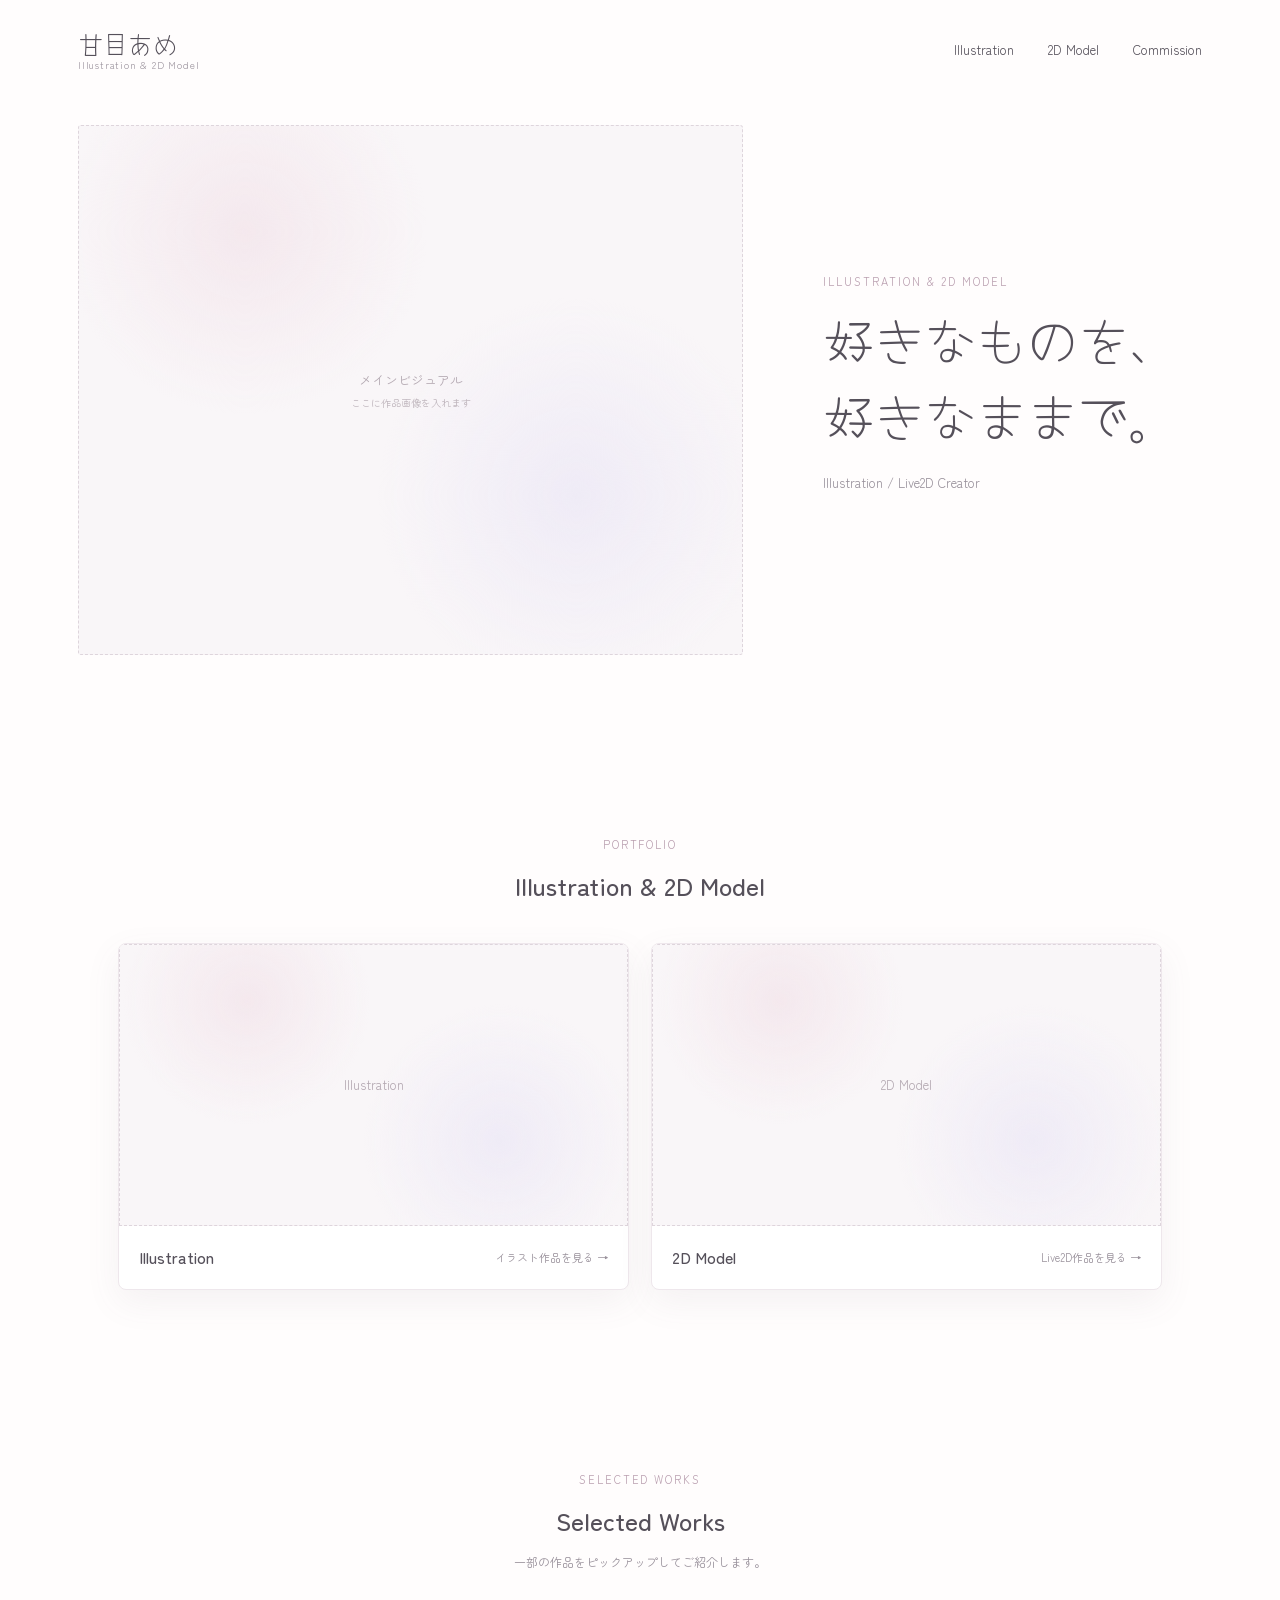
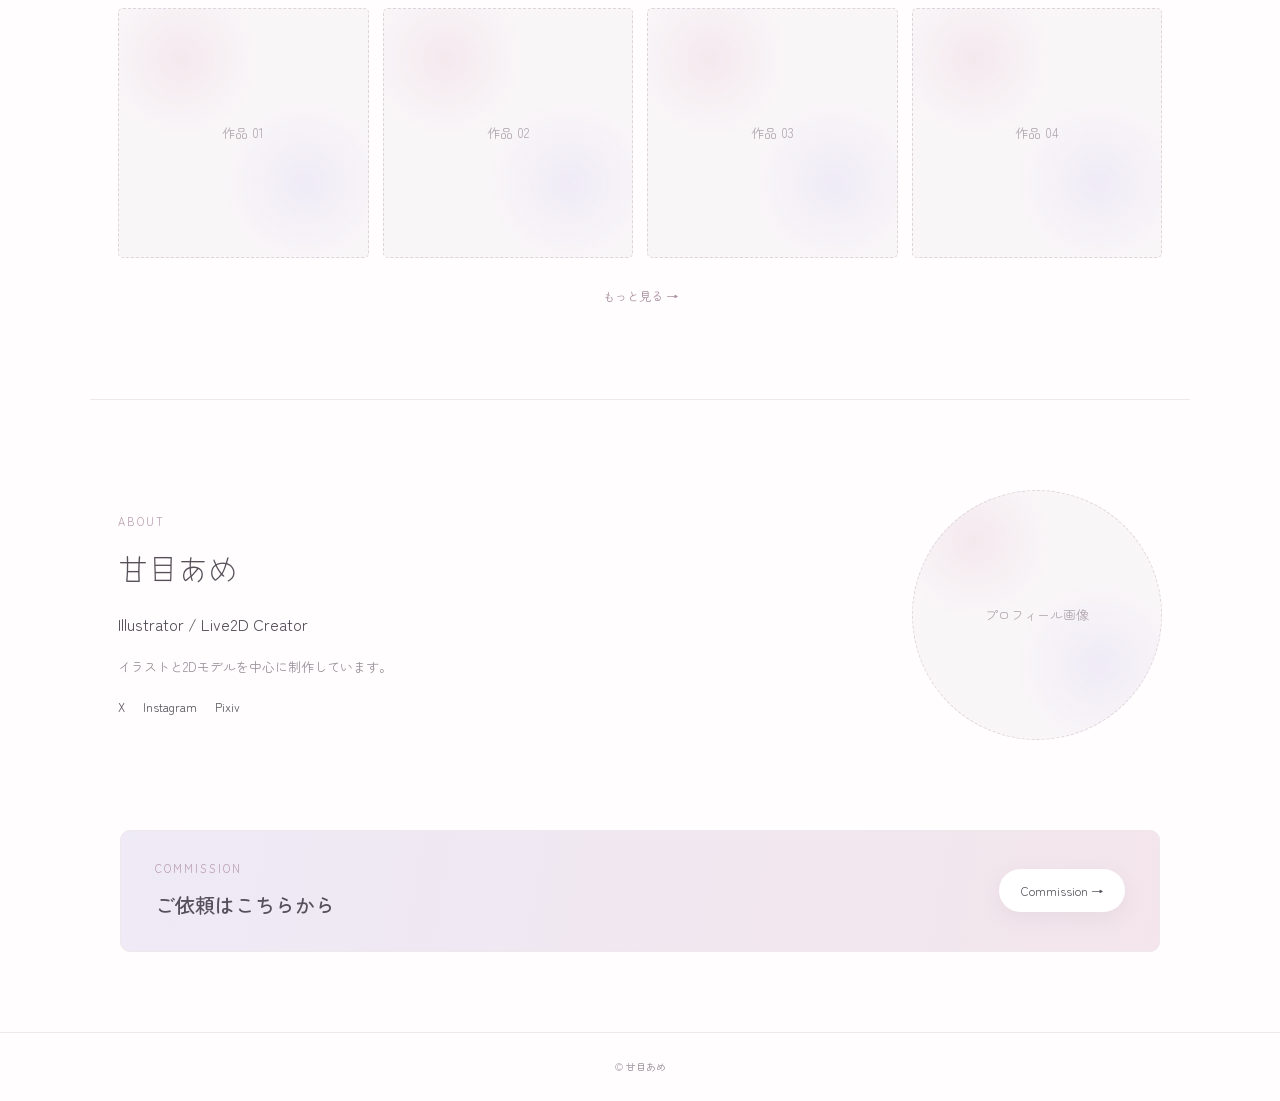
<file: index.html>
<!doctype html>
<html lang="ja">
<head>
  <meta charset="utf-8">
  <meta name="viewport" content="width=device-width, initial-scale=1">
  <title>甘目あめ | Illustration & 2D Model</title>
  <meta name="description" content="甘目あめ Illustration & 2D Model Portfolio">
  <link rel="stylesheet" href="style.css">
</head>
<body>
  <header class="site-header">
    <a class="logo" href="index.html">
      <span class="logo-main">甘目あめ</span>
      <span class="logo-sub">Illustration &amp; 2D Model</span>
    </a>
    <nav class="nav" aria-label="メインメニュー">
      <a href="illustration.html">Illustration</a>
      <a href="model.html">2D Model</a>
      <a href="commission.html">Commission</a>
    </nav>
    <button class="menu-button" aria-label="メニュー" aria-expanded="false">☰</button>
  </header>

  <main>
    <section class="hero">
      <div class="hero-image placeholder">
        <span>メインビジュアル</span>
        <small>ここに作品画像を入れます</small>
      </div>
      <div class="hero-copy">
        <p class="eyebrow">Illustration &amp; 2D Model</p>
        <h1>好きなものを、<br>好きなままで。</h1>
        <p>Illustration / Live2D Creator</p>
      </div>
    </section>

    <section class="section intro">
      <p class="eyebrow">Portfolio</p>
      <h2>Illustration &amp; 2D Model</h2>
      <div class="category-grid">
        <a class="category-card" href="illustration.html">
          <div class="category-image placeholder"><span>Illustration</span></div>
          <div class="category-text"><strong>Illustration</strong><span>イラスト作品を見る →</span></div>
        </a>
        <a class="category-card" href="model.html">
          <div class="category-image placeholder"><span>2D Model</span></div>
          <div class="category-text"><strong>2D Model</strong><span>Live2D作品を見る →</span></div>
        </a>
      </div>
    </section>

    <section class="section works">
      <p class="eyebrow">Selected Works</p>
      <h2>Selected Works</h2>
      <p class="section-note">一部の作品をピックアップしてご紹介します。</p>
      <div class="works-grid">
        <a class="work-card placeholder" href="illustration.html"><span>作品 01</span></a>
        <a class="work-card placeholder" href="illustration.html"><span>作品 02</span></a>
        <a class="work-card placeholder" href="model.html"><span>作品 03</span></a>
        <a class="work-card placeholder" href="model.html"><span>作品 04</span></a>
      </div>
      <a class="text-link" href="illustration.html">もっと見る →</a>
    </section>

    <section class="section profile-mini">
      <div class="profile-copy">
        <p class="eyebrow">About</p>
        <h2>甘目あめ</h2>
        <p>Illustrator / Live2D Creator</p>
        <p class="muted">イラストと2Dモデルを中心に制作しています。</p>
        <div class="socials">
          <a href="#" aria-label="X">X</a>
          <a href="#" aria-label="Instagram">Instagram</a>
          <a href="#" aria-label="Pixiv">Pixiv</a>
        </div>
      </div>
      <div class="profile-image placeholder"><span>プロフィール画像</span></div>
    </section>

    <section class="commission-banner">
      <div>
        <p class="eyebrow">Commission</p>
        <h2>ご依頼はこちらから</h2>
      </div>
      <a class="button" href="commission.html">Commission →</a>
    </section>
  </main>

  <footer>
    <span>© 甘目あめ</span>
  </footer>

  <script src="script.js"></script>
</body>
</html>
</file>
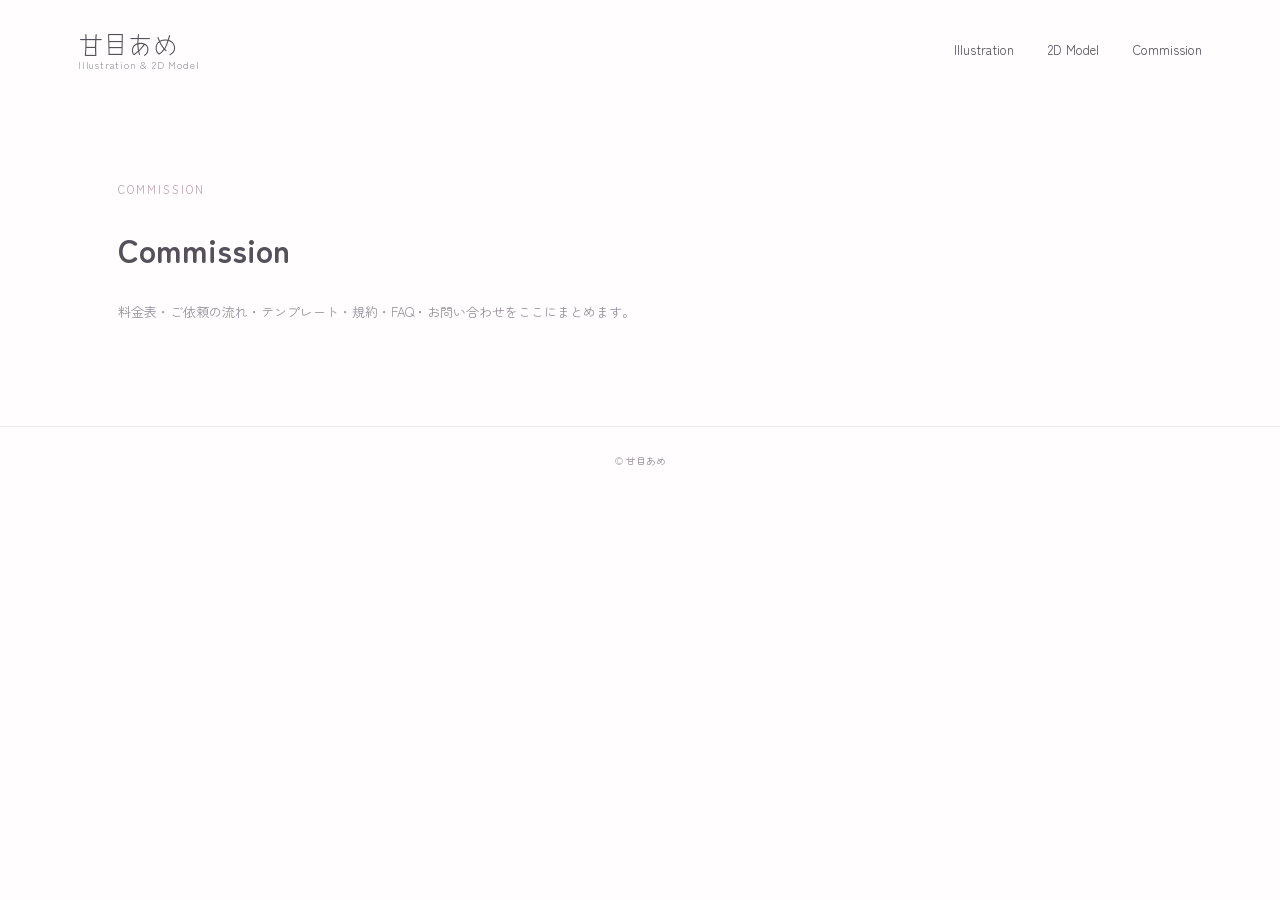
<file: commission.html>
<!doctype html>
<html lang="ja"><head><meta charset="utf-8"><meta name="viewport" content="width=device-width,initial-scale=1">
<title>Commission | 甘目あめ</title><link rel="stylesheet" href="style.css"></head>
<body><header class="site-header"><a class="logo" href="index.html"><span class="logo-main">甘目あめ</span><span class="logo-sub">Illustration &amp; 2D Model</span></a>
<nav class="nav"><a href="illustration.html">Illustration</a><a href="model.html">2D Model</a><a href="commission.html">Commission</a></nav></header>
<main class="section"><p class="eyebrow">Commission</p><h1>Commission</h1><p class="muted">料金表・ご依頼の流れ・テンプレート・規約・FAQ・お問い合わせをここにまとめます。</p></main><footer><span>© 甘目あめ</span></footer></body></html>
</file>
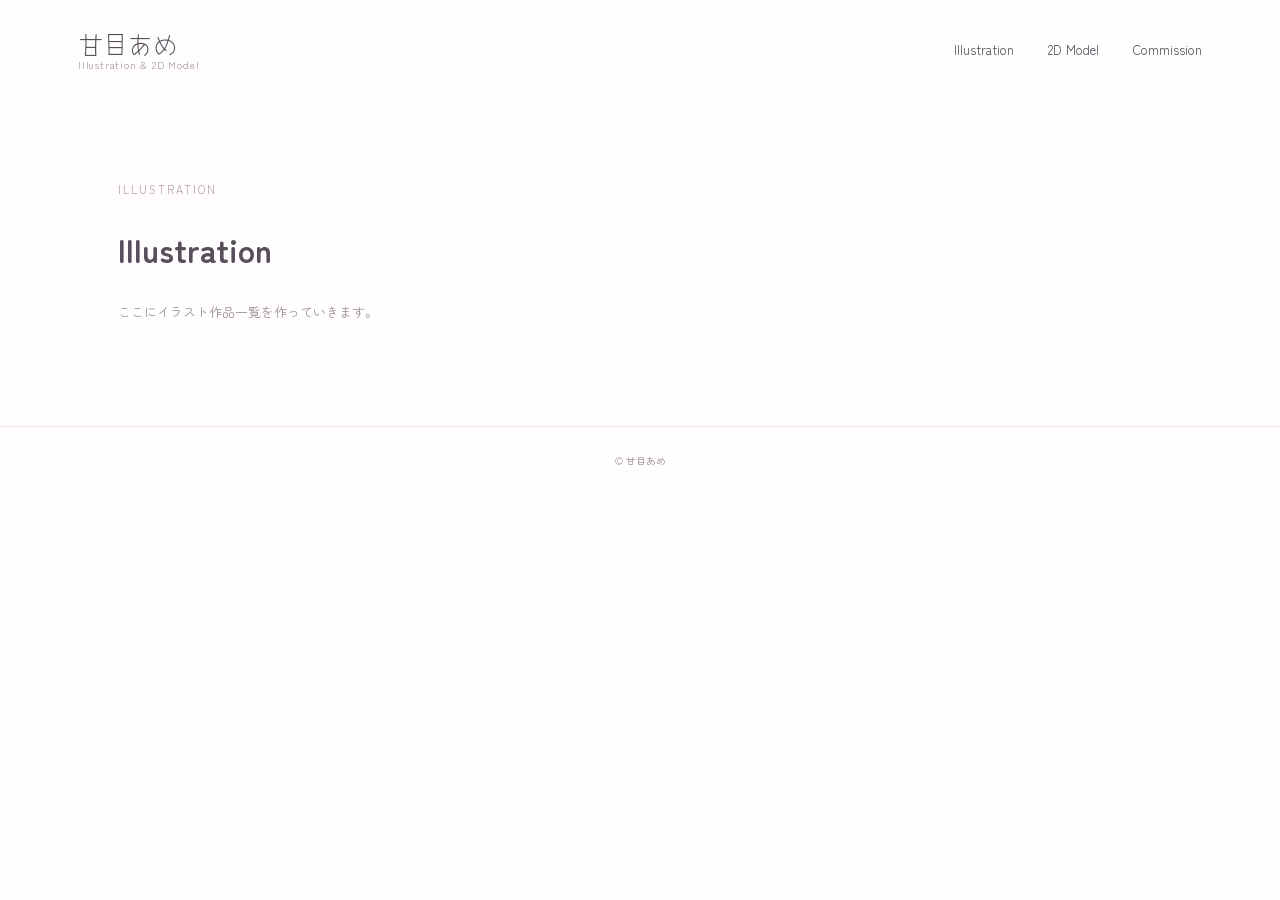
<file: illustration.html>
<!doctype html>
<html lang="ja"><head><meta charset="utf-8"><meta name="viewport" content="width=device-width,initial-scale=1">
<title>Illustration | 甘目あめ</title><link rel="stylesheet" href="style.css"></head>
<body><header class="site-header"><a class="logo" href="index.html"><span class="logo-main">甘目あめ</span><span class="logo-sub">Illustration &amp; 2D Model</span></a>
<nav class="nav"><a href="illustration.html">Illustration</a><a href="model.html">2D Model</a><a href="commission.html">Commission</a></nav></header>
<main class="section"><p class="eyebrow">Illustration</p><h1>Illustration</h1><p class="muted">ここにイラスト作品一覧を作っていきます。</p></main><footer><span>© 甘目あめ</span></footer></body></html>
</file>
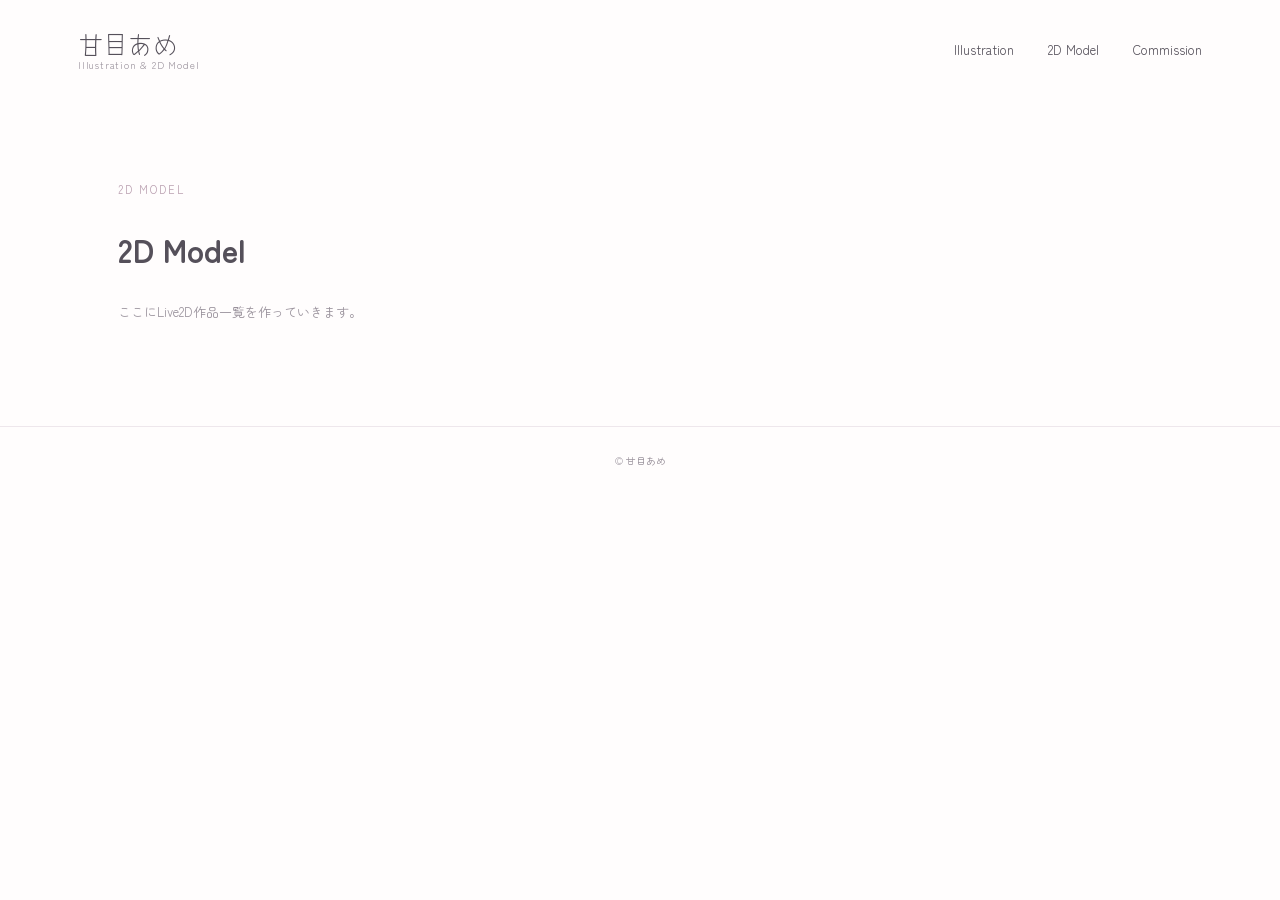
<file: model.html>
<!doctype html>
<html lang="ja"><head><meta charset="utf-8"><meta name="viewport" content="width=device-width,initial-scale=1">
<title>2D Model | 甘目あめ</title><link rel="stylesheet" href="style.css"></head>
<body><header class="site-header"><a class="logo" href="index.html"><span class="logo-main">甘目あめ</span><span class="logo-sub">Illustration &amp; 2D Model</span></a>
<nav class="nav"><a href="illustration.html">Illustration</a><a href="model.html">2D Model</a><a href="commission.html">Commission</a></nav></header>
<main class="section"><p class="eyebrow">2D Model</p><h1>2D Model</h1><p class="muted">ここにLive2D作品一覧を作っていきます。</p></main><footer><span>© 甘目あめ</span></footer></body></html>
</file>
<file: style.css>
@import url('https://fonts.googleapis.com/css2?family=Zen+Maru+Gothic:wght@400;500;700&family=Yomogi&display=swap');

:root{
  --bg:#fffdfd;
  --paper:#ffffff;
  --text:#55505a;
  --muted:#99919b;
  --line:#eee7ec;
  --pink:#f3e5eb;
  --lavender:#eeeaf6;
  --accent:#c9aebb;
  --shadow:0 12px 35px rgba(120,100,120,.08);
}

*{box-sizing:border-box}
html{scroll-behavior:smooth}
body{
  margin:0;
  color:var(--text);
  background:var(--bg);
  font-family:"Zen Maru Gothic",sans-serif;
  line-height:1.8;
}
a{color:inherit;text-decoration:none}
.site-header{
  max-width:1180px;
  margin:auto;
  padding:28px 28px 18px;
  display:flex;
  align-items:center;
  justify-content:space-between;
  gap:30px;
}
.logo{display:flex;flex-direction:column;line-height:1.25}
.logo-main{font-family:"Yomogi",cursive;font-size:25px}
.logo-sub{font-size:10px;letter-spacing:.08em;color:var(--muted)}
.nav{display:flex;gap:34px;font-size:13px}
.nav a{transition:opacity .2s}
.nav a:hover{opacity:.55}
.menu-button{display:none;border:0;background:none;font-size:22px;color:var(--text)}

.hero{
  max-width:1180px;
  margin:35px auto 0;
  padding:0 28px 90px;
  display:grid;
  grid-template-columns:1.25fr .75fr;
  align-items:center;
  gap:60px;
}
.hero-image{
  min-height:530px;
  border-radius:3px;
}
.hero-copy{padding:20px}
.eyebrow{
  margin:0 0 8px;
  color:#b99eaf;
  font-size:11px;
  letter-spacing:.18em;
  text-transform:uppercase;
}
.hero h1{
  margin:8px 0 18px;
  font-family:"Yomogi",cursive;
  font-size:clamp(30px,4vw,52px);
  font-weight:400;
  line-height:1.5;
}
.hero-copy p:last-child{color:var(--muted);font-size:13px}

.section{max-width:1100px;margin:0 auto;padding:90px 28px}
.section h2{margin:0 0 8px;font-size:25px;font-weight:500}
.section-note{margin:0 0 28px;color:var(--muted);font-size:12px}
.intro{text-align:center}
.category-grid{display:grid;grid-template-columns:1fr 1fr;gap:22px;margin-top:35px}
.category-card{
  background:var(--paper);
  border:1px solid var(--line);
  border-radius:8px;
  overflow:hidden;
  box-shadow:var(--shadow);
  transition:transform .2s,box-shadow .2s;
}
.category-card:hover{transform:translateY(-3px);box-shadow:0 16px 40px rgba(120,100,120,.12)}
.category-image{aspect-ratio:1.8}
.category-text{padding:17px 20px;display:flex;justify-content:space-between;align-items:center;gap:15px}
.category-text strong{font-size:16px;font-weight:500}
.category-text span{font-size:11px;color:var(--muted)}

.works{text-align:center}
.works-grid{display:grid;grid-template-columns:repeat(4,1fr);gap:14px;margin:35px 0 22px}
.work-card{aspect-ratio:1;border-radius:5px;transition:transform .2s}
.work-card:hover{transform:translateY(-3px)}
.text-link{font-size:12px;color:#a98fa0}

.profile-mini{
  display:flex;
  align-items:center;
  justify-content:space-between;
  gap:50px;
  border-top:1px solid var(--line);
}
.profile-copy{max-width:520px}
.profile-copy h2{font-family:"Yomogi",cursive;font-size:30px}
.muted{color:var(--muted);font-size:13px}
.socials{display:flex;gap:18px;font-size:12px;margin-top:18px}
.profile-image{width:250px;aspect-ratio:1;border-radius:50%}

.commission-banner{
  max-width:1040px;
  margin:0 auto 80px;
  padding:28px 34px;
  border:1px solid var(--line);
  border-radius:10px;
  background:linear-gradient(100deg,var(--lavender),var(--pink));
  display:flex;
  justify-content:space-between;
  align-items:center;
  gap:20px;
}
.commission-banner h2{margin:0;font-size:20px;font-weight:500}
.button{
  padding:11px 22px;
  border-radius:999px;
  background:#fff;
  font-size:12px;
  box-shadow:0 6px 20px rgba(120,100,120,.08);
}
footer{padding:25px;text-align:center;border-top:1px solid var(--line);color:var(--muted);font-size:10px}

.placeholder{
  background:
    radial-gradient(circle at 25% 20%, rgba(243,229,235,.8), transparent 28%),
    radial-gradient(circle at 75% 70%, rgba(238,234,246,.9), transparent 32%),
    #f9f6f8;
  border:1px dashed #ded5dc;
  display:flex;
  flex-direction:column;
  align-items:center;
  justify-content:center;
  color:#b3a8b1;
  gap:3px;
}
.placeholder span{font-size:13px}
.placeholder small{font-size:10px;color:#c0b7be}

@media(max-width:760px){
  .site-header{padding:20px 18px}
  .nav{display:none}
  .menu-button{display:block}
  .hero{grid-template-columns:1fr;padding:20px 18px 55px;gap:25px}
  .hero-image{min-height:340px}
  .hero-copy{text-align:center;padding:0}
  .section{padding:60px 18px}
  .category-grid{grid-template-columns:1fr}
  .works-grid{grid-template-columns:1fr 1fr}
  .profile-mini{flex-direction:column-reverse;text-align:center}
  .profile-image{width:180px}
  .commission-banner{margin:0 18px 55px;padding:24px;flex-direction:column;text-align:center}
}
</file>
